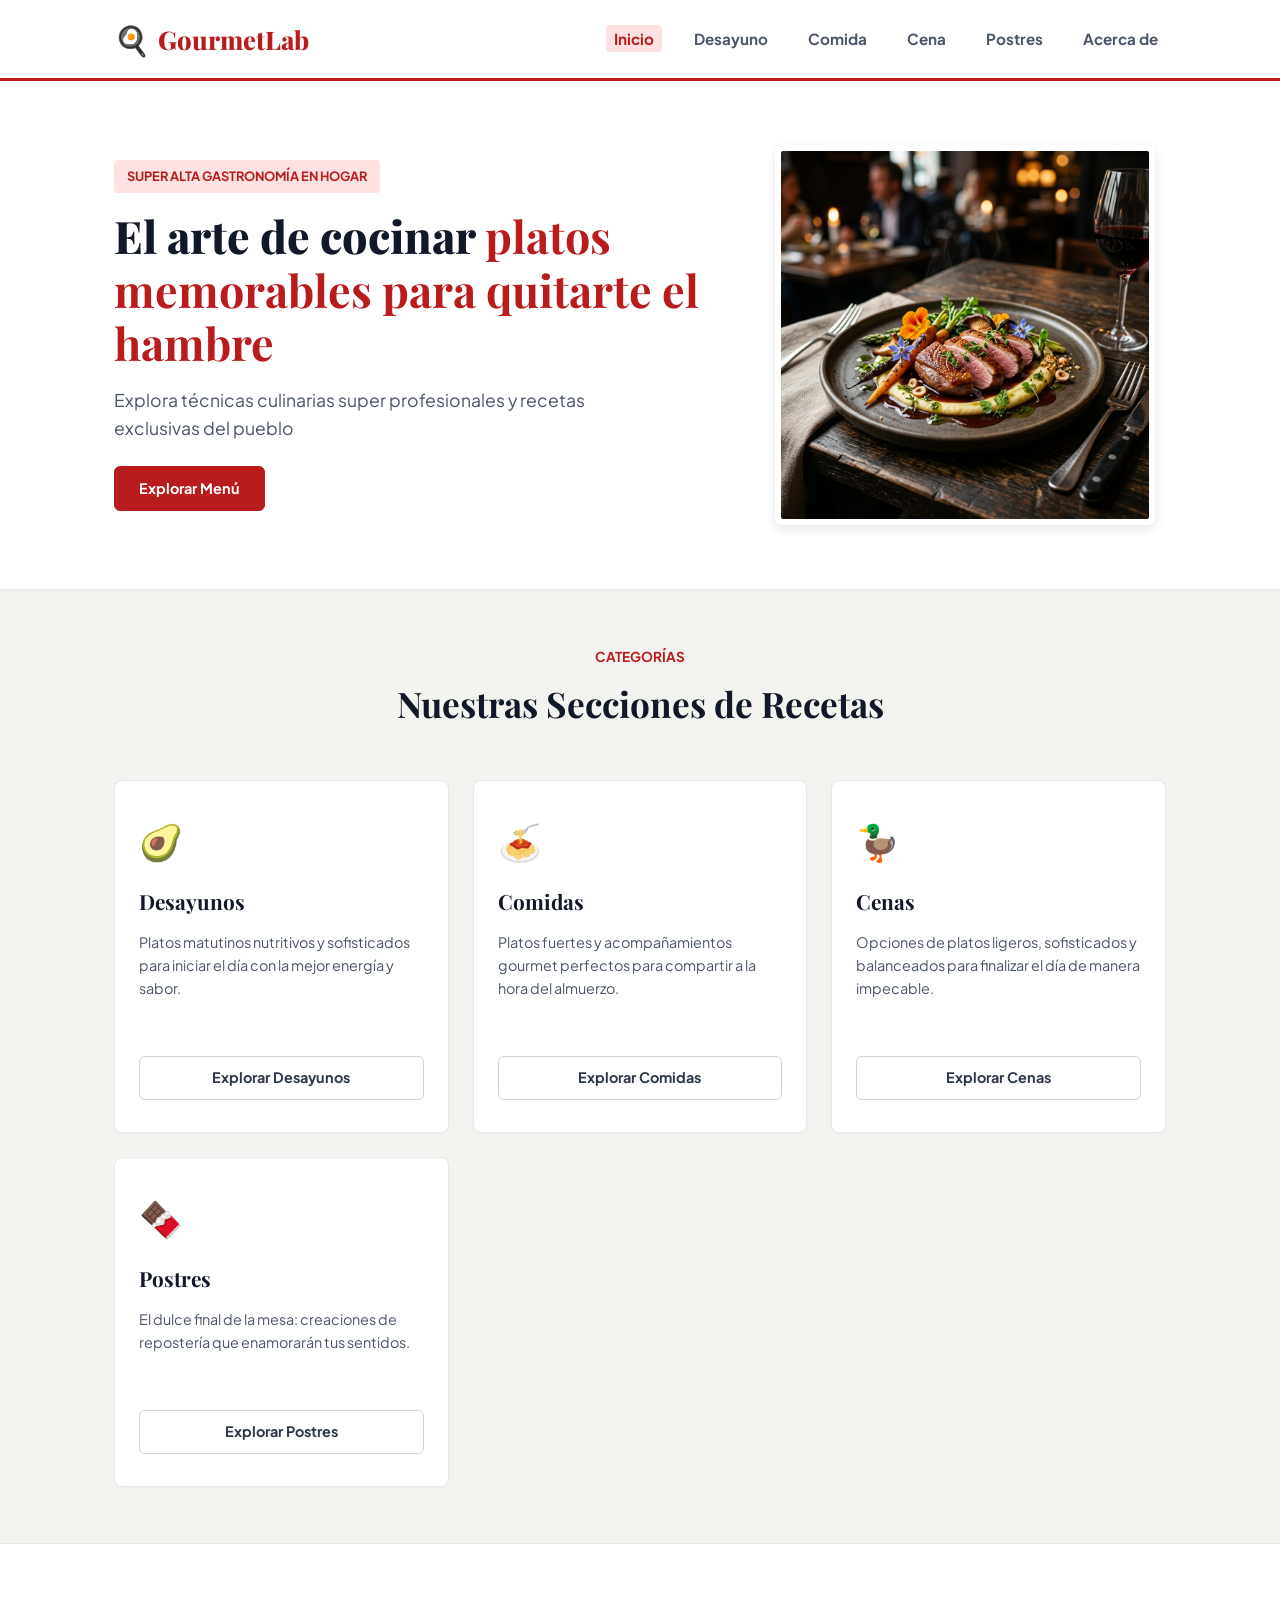
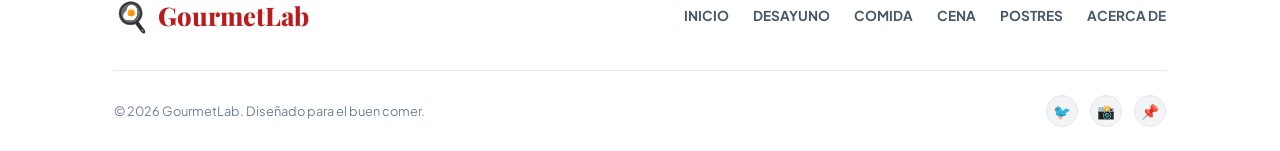
<file: index.html>
<!DOCTYPE html>
<html lang="es">
<head>
  <meta charset="UTF-8">
  <meta name="viewport" content="width=device-width, initial-scale=1.0">
  

  <!-- Fuentes -->
  <link rel="preconnect" href="https://fonts.googleapis.com">
  <link rel="preconnect" href="https://fonts.gstatic.com" crossorigin>
  <link href="https://fonts.googleapis.com/css2?family=Plus+Jakarta+Sans:ital,wght@0,300;0,400;0,500;0,600;0,700;0,800;1,400;1,600&family=Playfair+Display:ital,wght@0,400;0,600;0,700;0,800;1,400&display=swap" rel="stylesheet">
  
  <!-- Hojas de estilo -->
  <link rel="stylesheet" href="style.css">
</head>
<body>
  <!-- ENCABEZADO Y NAVEGACIÓN -->
  <header class="header" id="header">
    <div class="container nav-container">
      <a href="index.html" class="logo" id="nav-logo" aria-label="GourmetLab Home">
        <span class="logo-icon" aria-hidden="true">🍳</span>
        <span>GourmetLab</span>
      </a>
      
      <!-- Enlaces de navegación principales para las secciones de cocina -->
      <nav aria-label="Categorías de Recetas">
        <ul class="nav-menu" id="nav-menu">
          <li><a href="index.html" class="nav-link active" id="link-inicio">Inicio</a></li>
          <li><a href="desayuno.html" class="nav-link" id="link-desayuno">Desayuno</a></li>
          <li><a href="comida.html" class="nav-link" id="link-comida">Comida</a></li>
          <li><a href="cena.html" class="nav-link" id="link-cena">Cena</a></li>
          <li><a href="postres.html" class="nav-link" id="link-postres">Postres</a></li>
          <li><a href="acerca.html" class="nav-link" id="link-acerca">Acerca de</a></li>
        </ul>
      </nav>
      
    </div>
  </header>

  <main>
    <!-- SECCIÓN HERO / PORTADA -->
    <section class="hero section" id="inicio">
      <div class="container hero-grid">
        <div class="hero-content">
          <div class="hero-tag">SUPER ALTA GASTRONOMÍA EN HOGAR</div>
          <h1 class="hero-title" style="font-family: 'Playfair Display', serif;">El arte de cocinar <span class="gradient-text">platos memorables para quitarte el hambre</span></h1>
          <p class="hero-desc">
            Explora técnicas culinarias super profesionales y recetas exclusivas del pueblo  
          </p>
          <div class="hero-actions">
            <a href="#categorias" class="btn btn-primary" id="hero-btn-primary">Explorar Menú</a>
          </div>
        </div>
        <div class="hero-visual">
          <div class="visual-canvas">
            <div class="visual-glow"></div>
            <!-- Fotografía culinaria gourmet -->
            <img src="recipe_hero.png" alt="Plato gourmet elegantemente emplatado por chef profesional" class="visual-img" id="hero-image">
          </div>
        </div>
      </div>
    </section>

    <!-- CUADRÍCULA DE CATEGORÍAS / SECCIONES -->
    <section class="section" id="categorias" style="border-top: 1px solid var(--glass-border); background-color: var(--bg-secondary);">
      <div class="container">
        <div class="section-header">
          <span class="section-subtitle">Categorías</span>
          <h2 class="section-title" style="font-family: 'Playfair Display', serif;">Nuestras Secciones de Recetas</h2>
        </div>
        
        <div class="features-grid">
          <!-- Tarjeta de enlace a Desayuno -->
          <article class="feature-card" id="cat-desayuno">
            <div>
              <div class="feature-icon-wrapper" aria-hidden="true">🥑</div>
              <h3 class="feature-title">Desayunos</h3>
              <p class="feature-desc">Platos matutinos nutritivos y sofisticados para iniciar el día con la mejor energía y sabor.</p>
            </div>
            <a href="desayuno.html" class="btn btn-secondary" style="margin-top: 2rem; width: 100%;">Explorar Desayunos</a>
          </article>
          
          <!-- Tarjeta de enlace a Comida -->
          <article class="feature-card" id="cat-comida">
            <div>
              <div class="feature-icon-wrapper" aria-hidden="true">🍝</div>
              <h3 class="feature-title">Comidas</h3>
              <p class="feature-desc">Platos fuertes y acompañamientos gourmet perfectos para compartir a la hora del almuerzo.</p>
            </div>
            <a href="comida.html" class="btn btn-secondary" style="margin-top: 2rem; width: 100%;">Explorar Comidas</a>
          </article>
          
          <!-- Tarjeta de enlace a Cena -->
          <article class="feature-card" id="cat-cena">
            <div>
              <div class="feature-icon-wrapper" aria-hidden="true">🦆</div>
              <h3 class="feature-title">Cenas</h3>
              <p class="feature-desc">Opciones de platos ligeros, sofisticados y balanceados para finalizar el día de manera impecable.</p>
            </div>
            <a href="cena.html" class="btn btn-secondary" style="margin-top: 2rem; width: 100%;">Explorar Cenas</a>
          </article>
          
          <!-- Tarjeta de enlace a Postres -->
          <article class="feature-card" id="cat-postres">
            <div>
              <div class="feature-icon-wrapper" aria-hidden="true">🍫</div>
              <h3 class="feature-title">Postres</h3>
              <p class="feature-desc">El dulce final de la mesa: creaciones de repostería que enamorarán tus sentidos.</p>
            </div>
            <a href="postres.html" class="btn btn-secondary" style="margin-top: 2rem; width: 100%;">Explorar Postres</a>
          </article>
        </div>
      </div>
    </section>
  </main>

  <!-- PIE DE PÁGINA -->
  <footer class="footer">
    <div class="container">
      <div class="footer-content">
        <a href="index.html" class="logo" id="footer-logo" aria-label="GourmetLab Home">
          <span class="logo-icon" aria-hidden="true">🍳</span>
          <span>GourmetLab</span>
        </a>
        <ul class="footer-nav">
          <li><a href="index.html" class="footer-link">Inicio</a></li>
          <li><a href="desayuno.html" class="footer-link">Desayuno</a></li>
          <li><a href="comida.html" class="footer-link">Comida</a></li>
          <li><a href="cena.html" class="footer-link">Cena</a></li>
          <li><a href="postres.html" class="footer-link">Postres</a></li>
          <li><a href="acerca.html" class="footer-link">Acerca de</a></li>
        </ul>
      </div>
      
      <div class="footer-bottom">
        <p>&copy; 2026 GourmetLab. Diseñado para el buen comer.</p>
        <div class="social-links">
          <a href="#" class="social-icon" aria-label="Twitter">🐦</a>
          <a href="#" class="social-icon" aria-label="Instagram">📸</a>
          <a href="#" class="social-icon" aria-label="Pinterest">📌</a>
        </div>
      </div>
    </div>
  </footer>
</body>
</html>
</file>
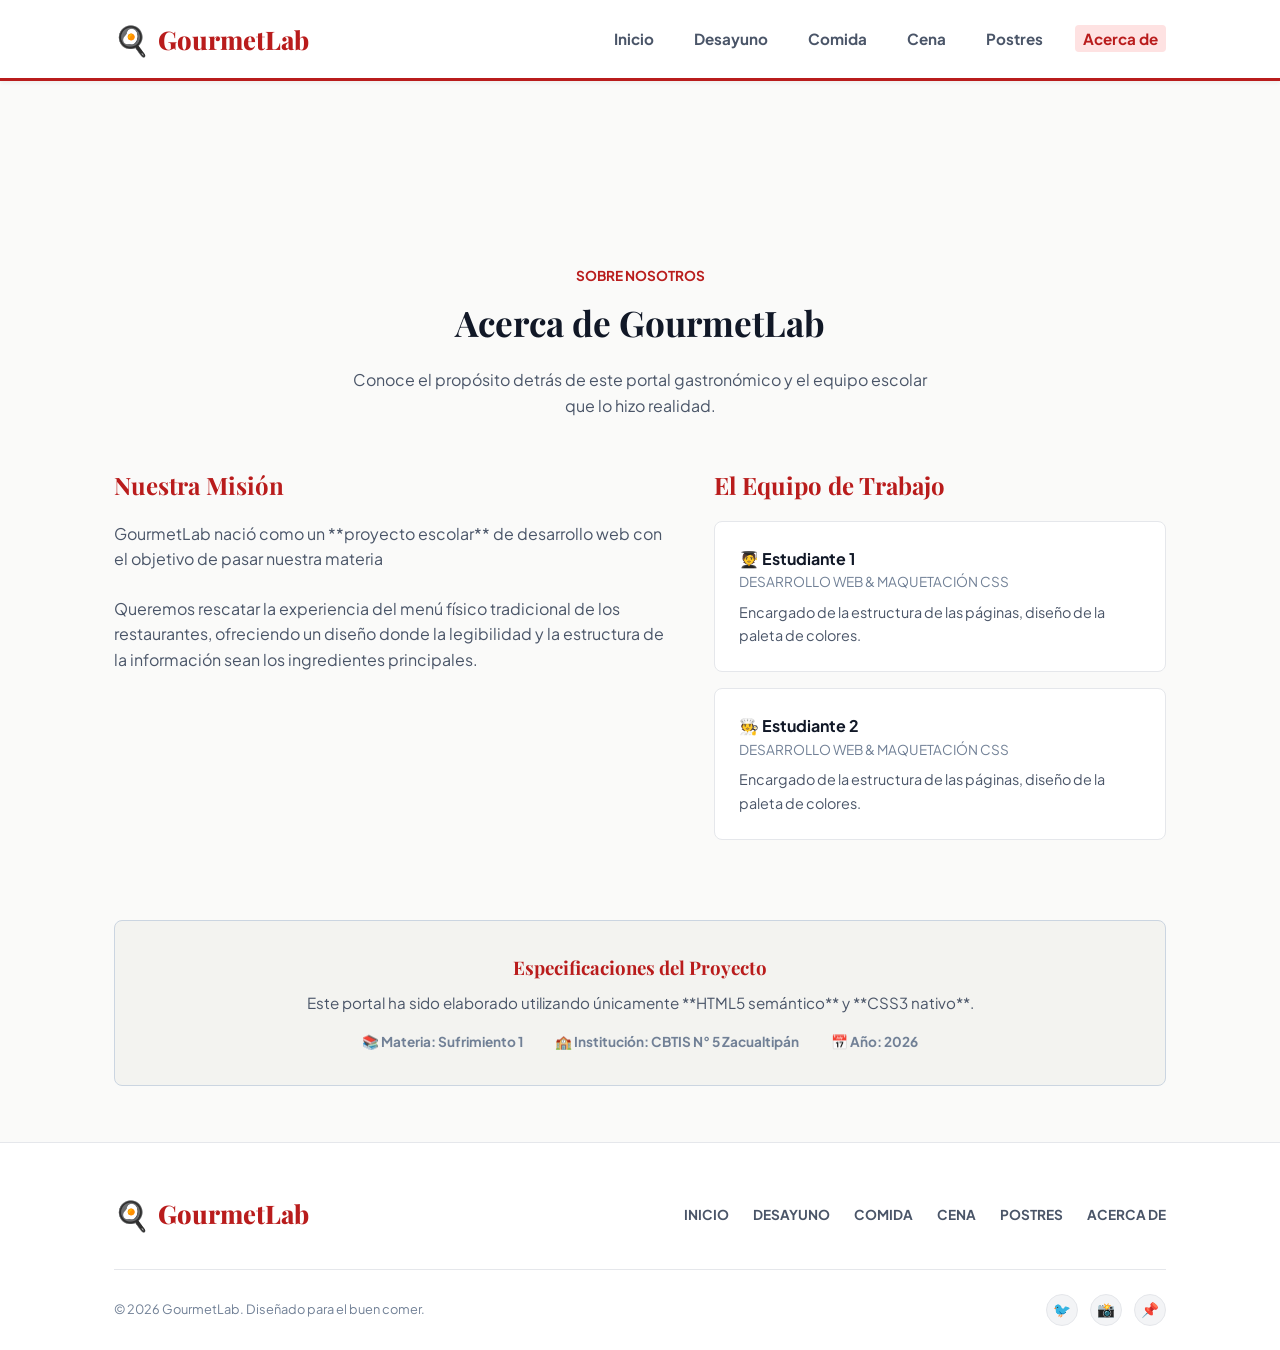
<file: acerca.html>
<!DOCTYPE html>
<html lang="es">
<head>
  <meta charset="UTF-8">
  <meta name="viewport" content="width=device-width, initial-scale=1.0">
  
  <!-- Etiquetas Meta SEO -->
  <title>Acerca de | GourmetLab</title>
  <meta name="description" content="Conoce más sobre GourmetLab, un proyecto escolar de gastronomía y desarrollo web.">
  <meta name="keywords" content="acerca de, equipo, GourmetLab, gastronomía, proyecto escolar">
  <meta name="author" content="GourmetLab">
  
  <!-- Fuentes -->
  <link rel="preconnect" href="https://fonts.googleapis.com">
  <link rel="preconnect" href="https://fonts.gstatic.com" crossorigin>
  <link href="https://fonts.googleapis.com/css2?family=Plus+Jakarta+Sans:ital,wght@0,300;0,400;0,500;0,600;0,700;0,800;1,400;1,600&family=Playfair+Display:ital,wght@0,400;0,600;0,700;0,800;1,400&display=swap" rel="stylesheet">
  
  <!-- Hojas de estilo -->
  <link rel="stylesheet" href="style.css">
</head>
<body>

  <!-- ENCABEZADO Y NAVEGACIÓN -->
  <header class="header" id="header">
    <div class="container nav-container">
      <a href="index.html" class="logo" id="nav-logo" aria-label="GourmetLab Home">
        <span class="logo-icon" aria-hidden="true">🍳</span>
        <span>GourmetLab</span>
      </a>
      
      <!-- Enlaces de navegación principal para secciones de cocina -->
      <nav aria-label="Categorías de Recetas">
        <ul class="nav-menu" id="nav-menu">
          <li><a href="index.html" class="nav-link" id="link-inicio">Inicio</a></li>
          <li><a href="desayuno.html" class="nav-link" id="link-desayuno">Desayuno</a></li>
          <li><a href="comida.html" class="nav-link" id="link-comida">Comida</a></li>
          <li><a href="cena.html" class="nav-link" id="link-cena">Cena</a></li>
          <li><a href="postres.html" class="nav-link" id="link-postres">Postres</a></li>
          <li><a href="acerca.html" class="nav-link active" id="link-acerca">Acerca de</a></li>
        </ul>
      </nav>
    </div>
  </header>

  <main style="padding-top: 8rem;">
    <!-- SECCIÓN ACERCA DE -->
    <section class="section" id="acerca-de">
      <div class="container">
        <div class="section-header">
          <span class="section-subtitle">Sobre Nosotros</span>
          <h1 class="section-title" style="font-family: 'Playfair Display', serif;">Acerca de GourmetLab</h1>
          <p style="color: var(--text-secondary); margin-top: 1rem;">Conoce el propósito detrás de este portal gastronómico y el equipo escolar que lo hizo realidad.</p>
        </div>
        
        <div class="about-grid">
          <div>
            <h2 style="font-family: 'Playfair Display', serif; color: var(--accent-primary); margin-bottom: 1rem;">Nuestra Misión</h2>
            <p style="color: var(--text-secondary); margin-bottom: 1.5rem;">
              GourmetLab nació como un **proyecto escolar** de desarrollo web con el objetivo de pasar nuestra materia
            </p>
            <p style="color: var(--text-secondary); margin-bottom: 1.5rem;">
              Queremos rescatar la experiencia del menú físico tradicional de los restaurantes, ofreciendo un diseño donde la legibilidad y la estructura de la información sean los ingredientes principales.
            </p>
          </div>
          <div>
            <h2 style="font-family: 'Playfair Display', serif; color: var(--accent-primary); margin-bottom: 1rem;">El Equipo de Trabajo</h2>
            <div class="about-card">
              <h4>🧑‍🎓 Estudiante 1</h4>
              <p class="about-card-tag">Desarrollo Web & Maquetación CSS</p>
              <p class="about-card-desc">Encargado de la estructura de las páginas, diseño de la paleta de colores.</p>
            </div>
            <div class="about-card">
              <h4>🧑‍🍳 Estudiante 2</h4>
              <p class="about-card-tag">Desarrollo Web & Maquetación CSS</p>
              <p class="about-card-desc">Encargado de la estructura de las páginas, diseño de la paleta de colores.</p>
            </div>
          </div>
        </div>

        <div class="about-specs">
          <h3 style="font-family: 'Playfair Display', serif; color: var(--accent-primary); margin-bottom: 0.5rem;">Especificaciones del Proyecto</h3>
          <p>
            Este portal ha sido elaborado utilizando únicamente **HTML5 semántico** y **CSS3 nativo**. 
          </p>
          <div class="about-specs-meta">
            <span>📚 Materia: Sufrimiento 1</span>
            <span>🏫 Institución: CBTIS N° 5 Zacualtipán</span>
            <span>📅 Año: 2026</span>
          </div>
        </div>
      </div>
    </section>
  </main>

  <!-- PIE DE PÁGINA -->
  <footer class="footer">
    <div class="container">
      <div class="footer-content">
        <a href="index.html" class="logo" id="footer-logo" aria-label="GourmetLab Home">
          <span class="logo-icon" aria-hidden="true">🍳</span>
          <span>GourmetLab</span>
        </a>
        <ul class="footer-nav">
          <li><a href="index.html" class="footer-link">Inicio</a></li>
          <li><a href="desayuno.html" class="footer-link">Desayuno</a></li>
          <li><a href="comida.html" class="footer-link">Comida</a></li>
          <li><a href="cena.html" class="footer-link">Cena</a></li>
          <li><a href="postres.html" class="footer-link">Postres</a></li>
          <li><a href="acerca.html" class="footer-link">Acerca de</a></li>
        </ul>
      </div>
      
      <div class="footer-bottom">
        <p>&copy; 2026 GourmetLab. Diseñado para el buen comer.</p>
        <div class="social-links">
          <a href="#" class="social-icon" aria-label="Twitter">🐦</a>
          <a href="#" class="social-icon" aria-label="Instagram">📸</a>
          <a href="#" class="social-icon" aria-label="Pinterest">📌</a>
        </div>
      </div>
    </div>
  </footer>

</body>
</html>
</file>
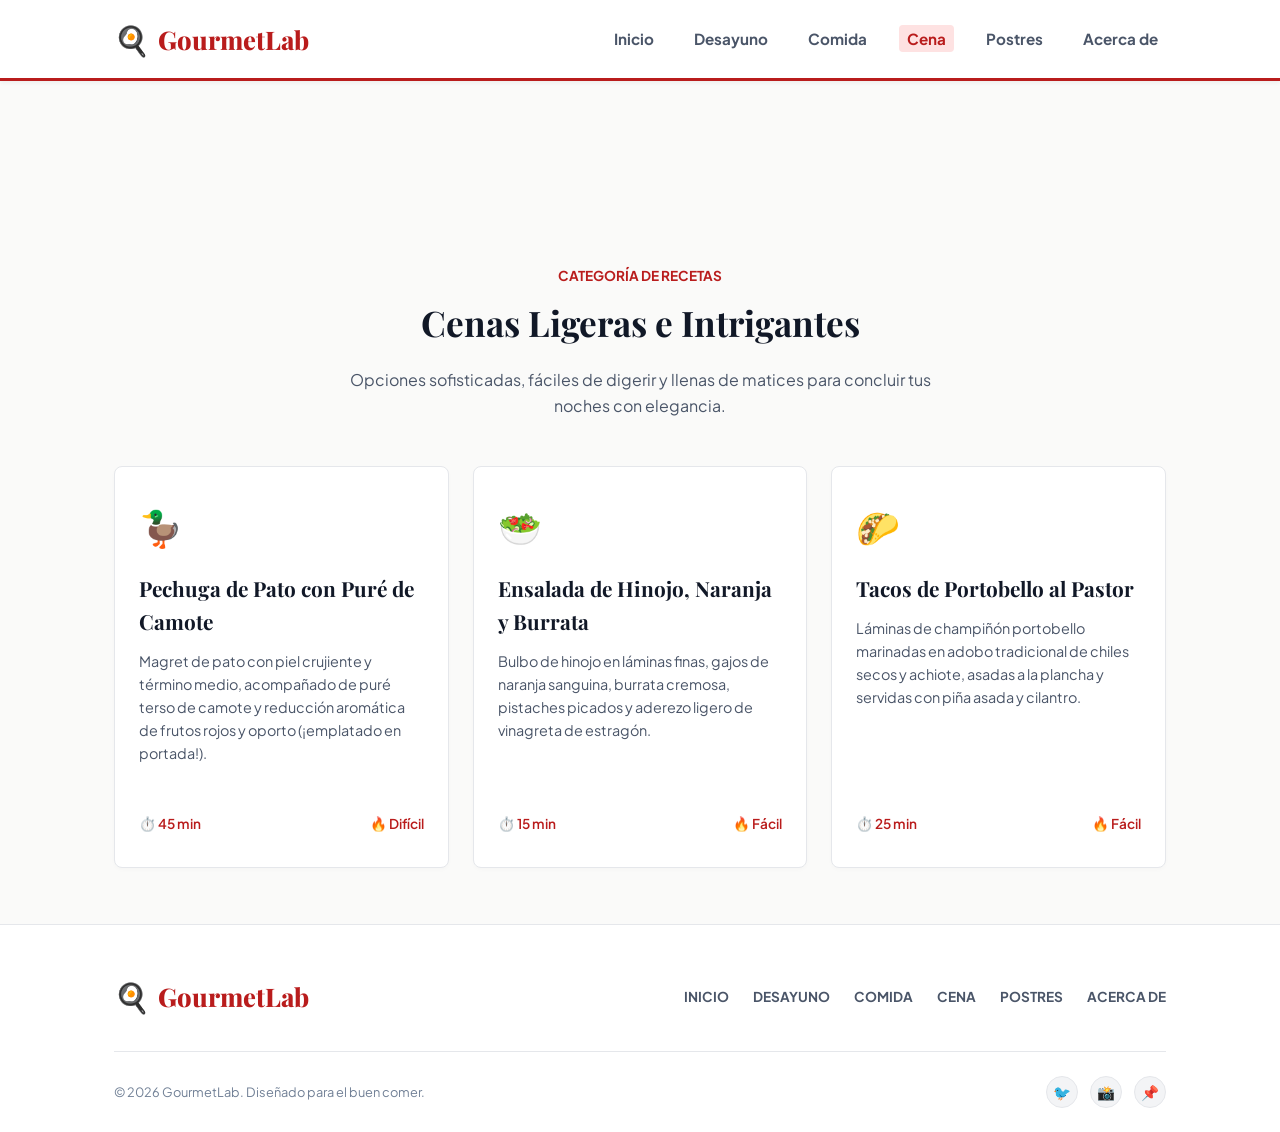
<file: cena.html>
<!DOCTYPE html>
<html lang="es">
<head>
  <meta charset="UTF-8">
  <meta name="viewport" content="width=device-width, initial-scale=1.0">
  
  <!-- Fuentes -->
  <link rel="preconnect" href="https://fonts.googleapis.com">
  <link rel="preconnect" href="https://fonts.gstatic.com" crossorigin>
  <link href="https://fonts.googleapis.com/css2?family=Plus+Jakarta+Sans:ital,wght@0,300;0,400;0,500;0,600;0,700;0,800;1,400;1,600&family=Playfair+Display:ital,wght@0,400;0,600;0,700;0,800;1,400&display=swap" rel="stylesheet">
  
  <!-- Hojas de estilo -->
  <link rel="stylesheet" href="style.css">
</head>
<body>

  <!-- ENCABEZADO Y NAVEGACIÓN -->
  <header class="header" id="header">
    <div class="container nav-container">
      <a href="index.html" class="logo" id="nav-logo" aria-label="GourmetLab Home">
        <span class="logo-icon" aria-hidden="true">🍳</span>
        <span>GourmetLab</span>
      </a>
      
      <!-- Enlaces de navegación principal para secciones de cocina -->
      <nav aria-label="Categorías de Recetas">
        <ul class="nav-menu" id="nav-menu">
          <li><a href="index.html" class="nav-link" id="link-inicio">Inicio</a></li>
          <li><a href="desayuno.html" class="nav-link" id="link-desayuno">Desayuno</a></li>
          <li><a href="comida.html" class="nav-link" id="link-comida">Comida</a></li>
          <li><a href="cena.html" class="nav-link active" id="link-cena">Cena</a></li>
          <li><a href="postres.html" class="nav-link" id="link-postres">Postres</a></li>
          <li><a href="acerca.html" class="nav-link" id="link-acerca">Acerca de</a></li>
        </ul>
      </nav>
    </div>
  </header>

  <main style="padding-top: 8rem;">
    <!-- SECCIÓN CENA -->
    <section class="section" id="cena">
      <div class="container">
        <div class="section-header">
          <span class="section-subtitle">Categoría de Recetas</span>
          <h1 class="section-title" style="font-family: 'Playfair Display', serif;">Cenas Ligeras e Intrigantes</h1>
          <p style="color: var(--text-secondary); margin-top: 1rem;">Opciones sofisticadas, fáciles de digerir y llenas de matices para concluir tus noches con elegancia.</p>
        </div>
        
        <div class="features-grid">
          <!-- Receta 1 -->
          <article class="feature-card" id="recipe-cena-1">
            <div class="feature-icon-wrapper" aria-hidden="true">🦆</div>
            <h3 class="feature-title">Pechuga de Pato con Puré de Camote</h3>
            <p class="feature-desc">Magret de pato con piel crujiente y término medio, acompañado de puré terso de camote y reducción aromática de frutos rojos y oporto (¡emplatado en portada!).</p>
            <div style="margin-top: 1.5rem; display: flex; justify-content: space-between; font-size: 0.85rem; color: var(--accent-primary); font-weight: 600;">
              <span>⏱️ 45 min</span>
              <span>🔥 Difícil</span>
            </div>
          </article>
          
          <!-- Receta 2 -->
          <article class="feature-card" id="recipe-cena-2">
            <div class="feature-icon-wrapper" aria-hidden="true">🥗</div>
            <h3 class="feature-title">Ensalada de Hinojo, Naranja y Burrata</h3>
            <p class="feature-desc">Bulbo de hinojo en láminas finas, gajos de naranja sanguina, burrata cremosa, pistaches picados y aderezo ligero de vinagreta de estragón.</p>
            <div style="margin-top: 1.5rem; display: flex; justify-content: space-between; font-size: 0.85rem; color: var(--accent-primary); font-weight: 600;">
              <span>⏱️ 15 min</span>
              <span>🔥 Fácil</span>
            </div>
          </article>
          
          <!-- Receta 3 -->
          <article class="feature-card" id="recipe-cena-3">
            <div class="feature-icon-wrapper" aria-hidden="true">🌮</div>
            <h3 class="feature-title">Tacos de Portobello al Pastor</h3>
            <p class="feature-desc">Láminas de champiñón portobello marinadas en adobo tradicional de chiles secos y achiote, asadas a la plancha y servidas con piña asada y cilantro.</p>
            <div style="margin-top: 1.5rem; display: flex; justify-content: space-between; font-size: 0.85rem; color: var(--accent-primary); font-weight: 600;">
              <span>⏱️ 25 min</span>
              <span>🔥 Fácil</span>
            </div>
          </article>
        </div>
      </div>
    </section>
  </main>

  <!-- PIE DE PÁGINA -->
  <footer class="footer">
    <div class="container">
      <div class="footer-content">
        <a href="index.html" class="logo" id="footer-logo" aria-label="GourmetLab Home">
          <span class="logo-icon" aria-hidden="true">🍳</span>
          <span>GourmetLab</span>
        </a>
        <ul class="footer-nav">
          <li><a href="index.html" class="footer-link">Inicio</a></li>
          <li><a href="desayuno.html" class="footer-link">Desayuno</a></li>
          <li><a href="comida.html" class="footer-link">Comida</a></li>
          <li><a href="cena.html" class="footer-link">Cena</a></li>
          <li><a href="postres.html" class="footer-link">Postres</a></li>
          <li><a href="acerca.html" class="footer-link">Acerca de</a></li>
        </ul>
      </div>
      
      <div class="footer-bottom">
        <p>&copy; 2026 GourmetLab. Diseñado para el buen comer.</p>
        <div class="social-links">
          <a href="#" class="social-icon" aria-label="Twitter">🐦</a>
          <a href="#" class="social-icon" aria-label="Instagram">📸</a>
          <a href="#" class="social-icon" aria-label="Pinterest">📌</a>
        </div>
      </div>
    </div>
  </footer>

</body>
</html>
</file>
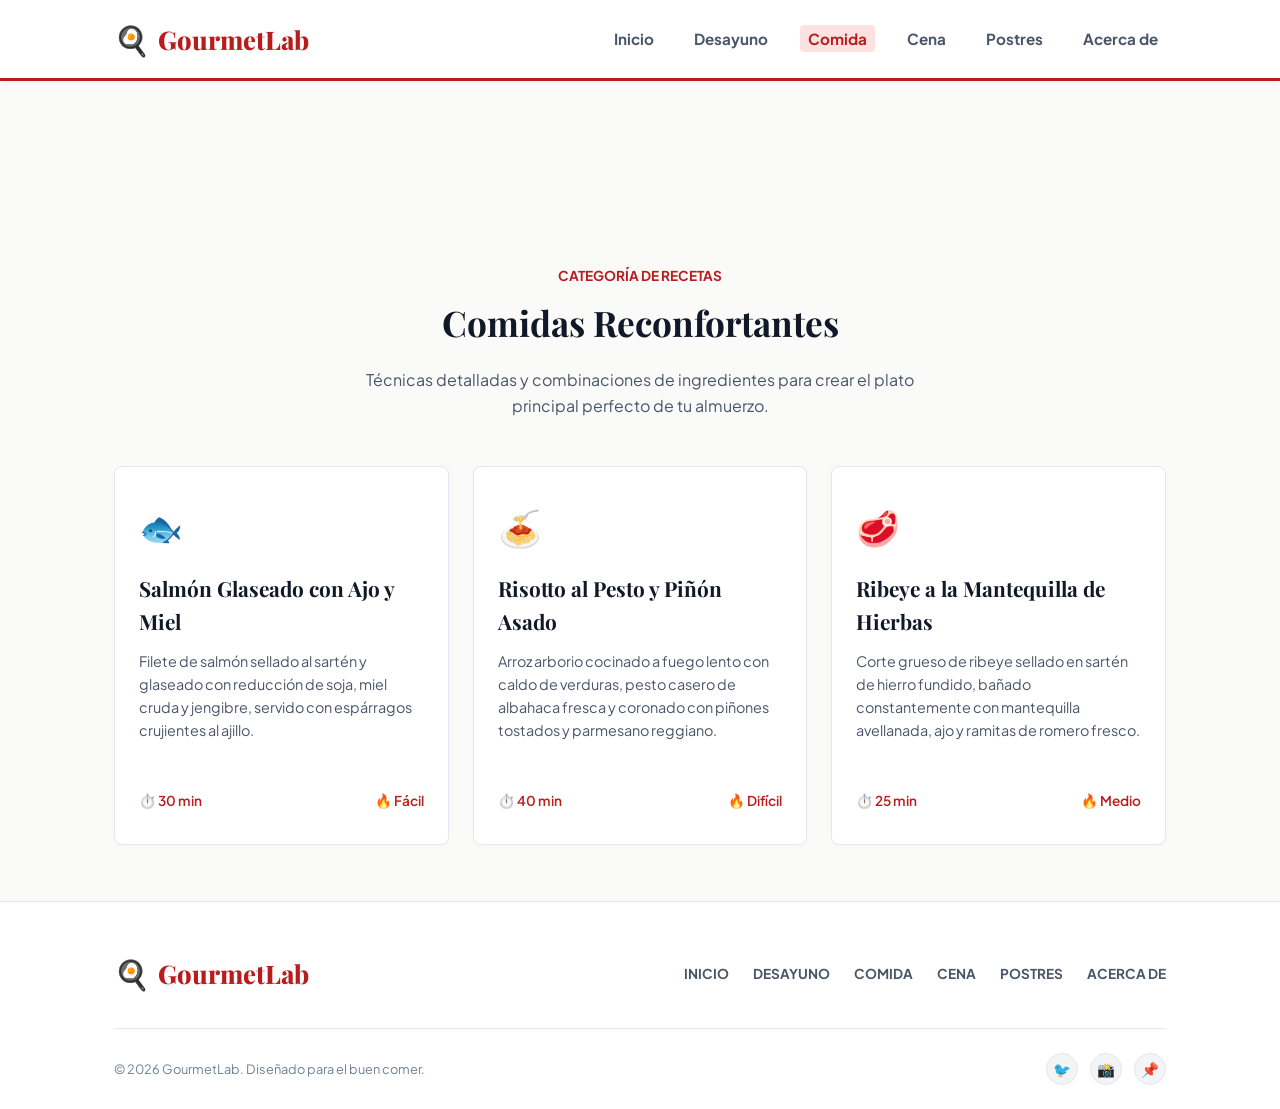
<file: comida.html>
<!DOCTYPE html>
<html lang="es">
<head>
  <meta charset="UTF-8">
  <meta name="viewport" content="width=device-width, initial-scale=1.0">
  

  <!-- Fuentes -->
  <link rel="preconnect" href="https://fonts.googleapis.com">
  <link rel="preconnect" href="https://fonts.gstatic.com" crossorigin>
  <link href="https://fonts.googleapis.com/css2?family=Plus+Jakarta+Sans:ital,wght@0,300;0,400;0,500;0,600;0,700;0,800;1,400;1,600&family=Playfair+Display:ital,wght@0,400;0,600;0,700;0,800;1,400&display=swap" rel="stylesheet">
  
  <!-- Hojas de estilo -->
  <link rel="stylesheet" href="style.css">
</head>
<body>

  <!-- ENCABEZADO Y NAVEGACIÓN -->
  <header class="header" id="header">
    <div class="container nav-container">
      <a href="index.html" class="logo" id="nav-logo" aria-label="GourmetLab Home">
        <span class="logo-icon" aria-hidden="true">🍳</span>
        <span>GourmetLab</span>
      </a>
      
      <!-- Enlaces de navegación principal para secciones de cocina -->
      <nav aria-label="Categorías de Recetas">
        <ul class="nav-menu" id="nav-menu">
          <li><a href="index.html" class="nav-link" id="link-inicio">Inicio</a></li>
          <li><a href="desayuno.html" class="nav-link" id="link-desayuno">Desayuno</a></li>
          <li><a href="comida.html" class="nav-link active" id="link-comida">Comida</a></li>
          <li><a href="cena.html" class="nav-link" id="link-cena">Cena</a></li>
          <li><a href="postres.html" class="nav-link" id="link-postres">Postres</a></li>
          <li><a href="acerca.html" class="nav-link" id="link-acerca">Acerca de</a></li>
        </ul>
      </nav>
    </div>
  </header>

  <main style="padding-top: 8rem;">
    <!-- SECCIÓN COMIDA -->
    <section class="section" id="comida">
      <div class="container">
        <div class="section-header">
          <span class="section-subtitle">Categoría de Recetas</span>
          <h1 class="section-title" style="font-family: 'Playfair Display', serif;">Comidas Reconfortantes</h1>
          <p style="color: var(--text-secondary); margin-top: 1rem;">Técnicas detalladas y combinaciones de ingredientes para crear el plato principal perfecto de tu almuerzo.</p>
        </div>
        
        <div class="features-grid">
          <!-- Receta 1 -->
          <article class="feature-card" id="recipe-comida-1">
            <div class="feature-icon-wrapper" aria-hidden="true">🐟</div>
            <h3 class="feature-title">Salmón Glaseado con Ajo y Miel</h3>
            <p class="feature-desc">Filete de salmón sellado al sartén y glaseado con reducción de soja, miel cruda y jengibre, servido con espárragos crujientes al ajillo.</p>
            <div style="margin-top: 1.5rem; display: flex; justify-content: space-between; font-size: 0.85rem; color: var(--accent-primary); font-weight: 600;">
              <span>⏱️ 30 min</span>
              <span>🔥 Fácil</span>
            </div>
          </article>
          
          <!-- Receta 2 -->
          <article class="feature-card" id="recipe-comida-2">
            <div class="feature-icon-wrapper" aria-hidden="true">🍝</div>
            <h3 class="feature-title">Risotto al Pesto y Piñón Asado</h3>
            <p class="feature-desc">Arroz arborio cocinado a fuego lento con caldo de verduras, pesto casero de albahaca fresca y coronado con piñones tostados y parmesano reggiano.</p>
            <div style="margin-top: 1.5rem; display: flex; justify-content: space-between; font-size: 0.85rem; color: var(--accent-primary); font-weight: 600;">
              <span>⏱️ 40 min</span>
              <span>🔥 Difícil</span>
            </div>
          </article>
          
          <!-- Receta 3 -->
          <article class="feature-card" id="recipe-comida-3">
            <div class="feature-icon-wrapper" aria-hidden="true">🥩</div>
            <h3 class="feature-title">Ribeye a la Mantequilla de Hierbas</h3>
            <p class="feature-desc">Corte grueso de ribeye sellado en sartén de hierro fundido, bañado constantemente con mantequilla avellanada, ajo y ramitas de romero fresco.</p>
            <div style="margin-top: 1.5rem; display: flex; justify-content: space-between; font-size: 0.85rem; color: var(--accent-primary); font-weight: 600;">
              <span>⏱️ 25 min</span>
              <span>🔥 Medio</span>
            </div>
          </article>
        </div>
      </div>
    </section>
  </main>

  <!-- PIE DE PÁGINA -->
  <footer class="footer">
    <div class="container">
      <div class="footer-content">
        <a href="index.html" class="logo" id="footer-logo" aria-label="GourmetLab Home">
          <span class="logo-icon" aria-hidden="true">🍳</span>
          <span>GourmetLab</span>
        </a>
        <ul class="footer-nav">
          <li><a href="index.html" class="footer-link">Inicio</a></li>
          <li><a href="desayuno.html" class="footer-link">Desayuno</a></li>
          <li><a href="comida.html" class="footer-link">Comida</a></li>
          <li><a href="cena.html" class="footer-link">Cena</a></li>
          <li><a href="postres.html" class="footer-link">Postres</a></li>
          <li><a href="acerca.html" class="footer-link">Acerca de</a></li>
        </ul>
      </div>
      
      <div class="footer-bottom">
        <p>&copy; 2026 GourmetLab. Diseñado para el buen comer.</p>
        <div class="social-links">
          <a href="#" class="social-icon" aria-label="Twitter">🐦</a>
          <a href="#" class="social-icon" aria-label="Instagram">📸</a>
          <a href="#" class="social-icon" aria-label="Pinterest">📌</a>
        </div>
      </div>
    </div>
  </footer>

</body>
</html>
</file>
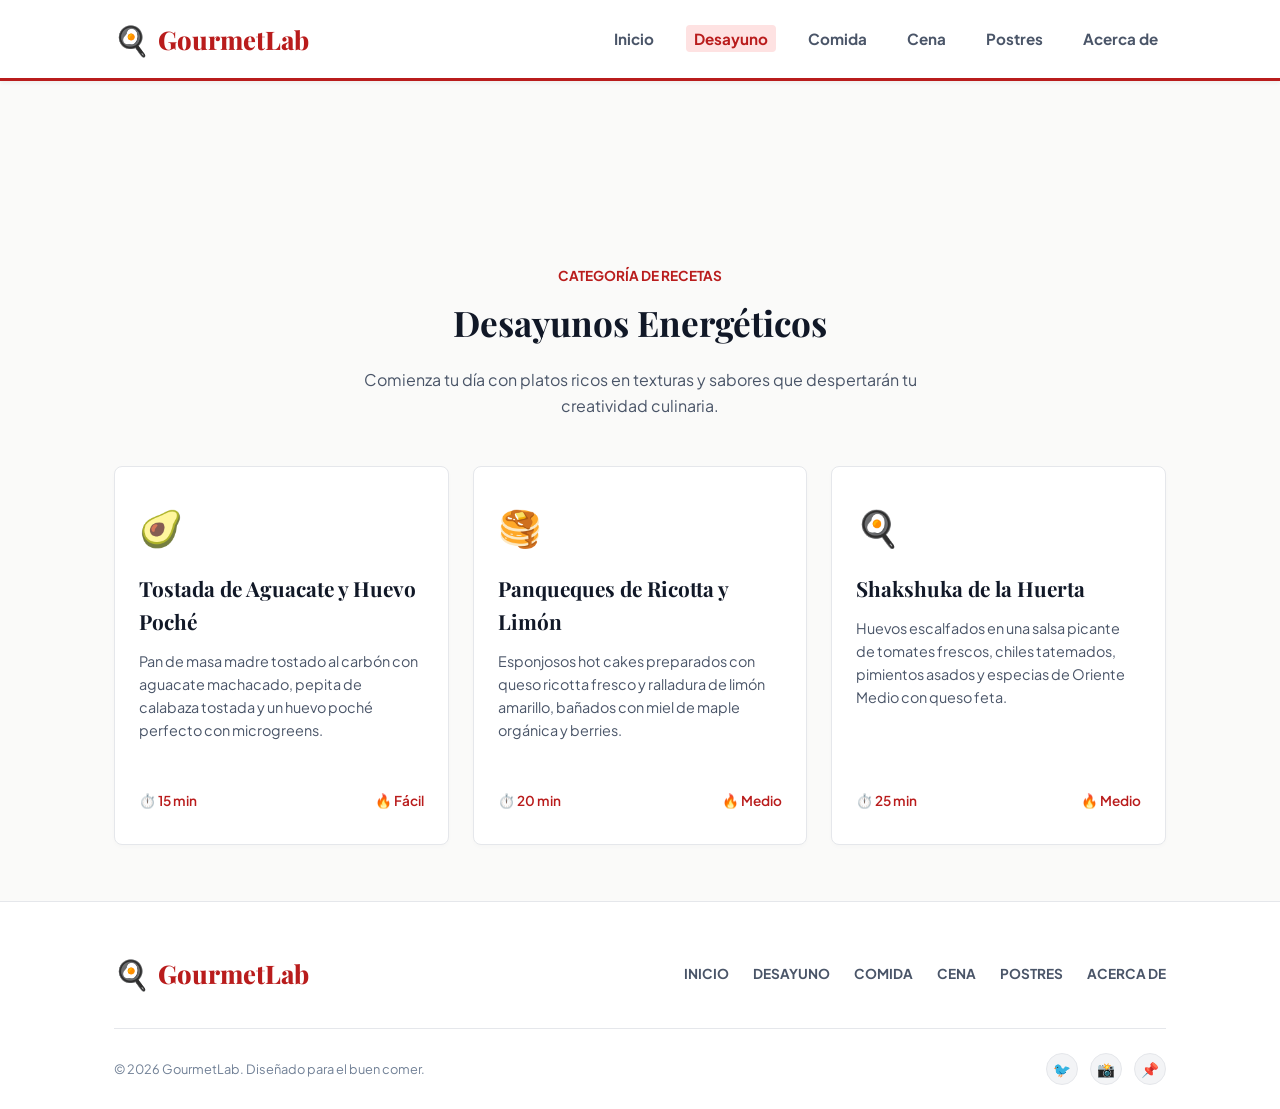
<file: desayuno.html>
<!DOCTYPE html>
<html lang="es">
<head>
  <meta charset="UTF-8">
  <meta name="viewport" content="width=device-width, initial-scale=1.0">
  
  
  <!-- Fuentes -->
  <link rel="preconnect" href="https://fonts.googleapis.com">
  <link rel="preconnect" href="https://fonts.gstatic.com" crossorigin>
  <link href="https://fonts.googleapis.com/css2?family=Plus+Jakarta+Sans:ital,wght@0,300;0,400;0,500;0,600;0,700;0,800;1,400;1,600&family=Playfair+Display:ital,wght@0,400;0,600;0,700;0,800;1,400&display=swap" rel="stylesheet">
  
  <!-- Hojas de estilo -->
  <link rel="stylesheet" href="style.css">
</head>
<body>

  <!-- ENCABEZADO Y NAVEGACIÓN -->
  <header class="header" id="header">
    <div class="container nav-container">
      <a href="index.html" class="logo" id="nav-logo" aria-label="GourmetLab Home">
        <span class="logo-icon" aria-hidden="true">🍳</span>
        <span>GourmetLab</span>
      </a>
      
      <!-- Enlaces de navegación principal para secciones de cocina -->
      <nav aria-label="Categorías de Recetas">
        <ul class="nav-menu" id="nav-menu">
          <li><a href="index.html" class="nav-link" id="link-inicio">Inicio</a></li>
          <li><a href="desayuno.html" class="nav-link active" id="link-desayuno">Desayuno</a></li>
          <li><a href="comida.html" class="nav-link" id="link-comida">Comida</a></li>
          <li><a href="cena.html" class="nav-link" id="link-cena">Cena</a></li>
          <li><a href="postres.html" class="nav-link" id="link-postres">Postres</a></li>
          <li><a href="acerca.html" class="nav-link" id="link-acerca">Acerca de</a></li>
        </ul>
      </nav>
    </div>
  </header>

  <main style="padding-top: 8rem;">
    <!-- SECCIÓN DESAYUNO -->
    <section class="section" id="desayuno">
      <div class="container">
        <div class="section-header">
          <span class="section-subtitle">Categoría de Recetas</span>
          <h1 class="section-title" style="font-family: 'Playfair Display', serif;">Desayunos Energéticos</h1>
          <p style="color: var(--text-secondary); margin-top: 1rem;">Comienza tu día con platos ricos en texturas y sabores que despertarán tu creatividad culinaria.</p>
        </div>
        
        <div class="features-grid">
          <!-- Receta 1 -->
          <article class="feature-card" id="recipe-desayuno-1">
            <div class="feature-icon-wrapper" aria-hidden="true">🥑</div>
            <h3 class="feature-title">Tostada de Aguacate y Huevo Poché</h3>
            <p class="feature-desc">Pan de masa madre tostado al carbón con aguacate machacado, pepita de calabaza tostada y un huevo poché perfecto con microgreens.</p>
            <div style="margin-top: 1.5rem; display: flex; justify-content: space-between; font-size: 0.85rem; color: var(--accent-primary); font-weight: 600;">
              <span>⏱️ 15 min</span>
              <span>🔥 Fácil</span>
            </div>
          </article>
          
          <!-- Receta 2 -->
          <article class="feature-card" id="recipe-desayuno-2">
            <div class="feature-icon-wrapper" aria-hidden="true">🥞</div>
            <h3 class="feature-title">Panqueques de Ricotta y Limón</h3>
            <p class="feature-desc">Esponjosos hot cakes preparados con queso ricotta fresco y ralladura de limón amarillo, bañados con miel de maple orgánica y berries.</p>
            <div style="margin-top: 1.5rem; display: flex; justify-content: space-between; font-size: 0.85rem; color: var(--accent-primary); font-weight: 600;">
              <span>⏱️ 20 min</span>
              <span>🔥 Medio</span>
            </div>
          </article>
          
          <!-- Receta 3 -->
          <article class="feature-card" id="recipe-desayuno-3">
            <div class="feature-icon-wrapper" aria-hidden="true">🍳</div>
            <h3 class="feature-title">Shakshuka de la Huerta</h3>
            <p class="feature-desc">Huevos escalfados en una salsa picante de tomates frescos, chiles tatemados, pimientos asados y especias de Oriente Medio con queso feta.</p>
            <div style="margin-top: 1.5rem; display: flex; justify-content: space-between; font-size: 0.85rem; color: var(--accent-primary); font-weight: 600;">
              <span>⏱️ 25 min</span>
              <span>🔥 Medio</span>
            </div>
          </article>
        </div>
      </div>
    </section>
  </main>

  <!-- PIE DE PÁGINA -->
  <footer class="footer">
    <div class="container">
      <div class="footer-content">
        <a href="index.html" class="logo" id="footer-logo" aria-label="GourmetLab Home">
          <span class="logo-icon" aria-hidden="true">🍳</span>
          <span>GourmetLab</span>
        </a>
        <ul class="footer-nav">
          <li><a href="index.html" class="footer-link">Inicio</a></li>
          <li><a href="desayuno.html" class="footer-link">Desayuno</a></li>
          <li><a href="comida.html" class="footer-link">Comida</a></li>
          <li><a href="cena.html" class="footer-link">Cena</a></li>
          <li><a href="postres.html" class="footer-link">Postres</a></li>
          <li><a href="acerca.html" class="footer-link">Acerca de</a></li>
        </ul>
      </div>
      
      <div class="footer-bottom">
        <p>&copy; 2026 GourmetLab. Diseñado para el buen comer.</p>
        <div class="social-links">
          <a href="#" class="social-icon" aria-label="Twitter">🐦</a>
          <a href="#" class="social-icon" aria-label="Instagram">📸</a>
          <a href="#" class="social-icon" aria-label="Pinterest">📌</a>
        </div>
      </div>
    </div>
  </footer>

</body>
</html>
</file>
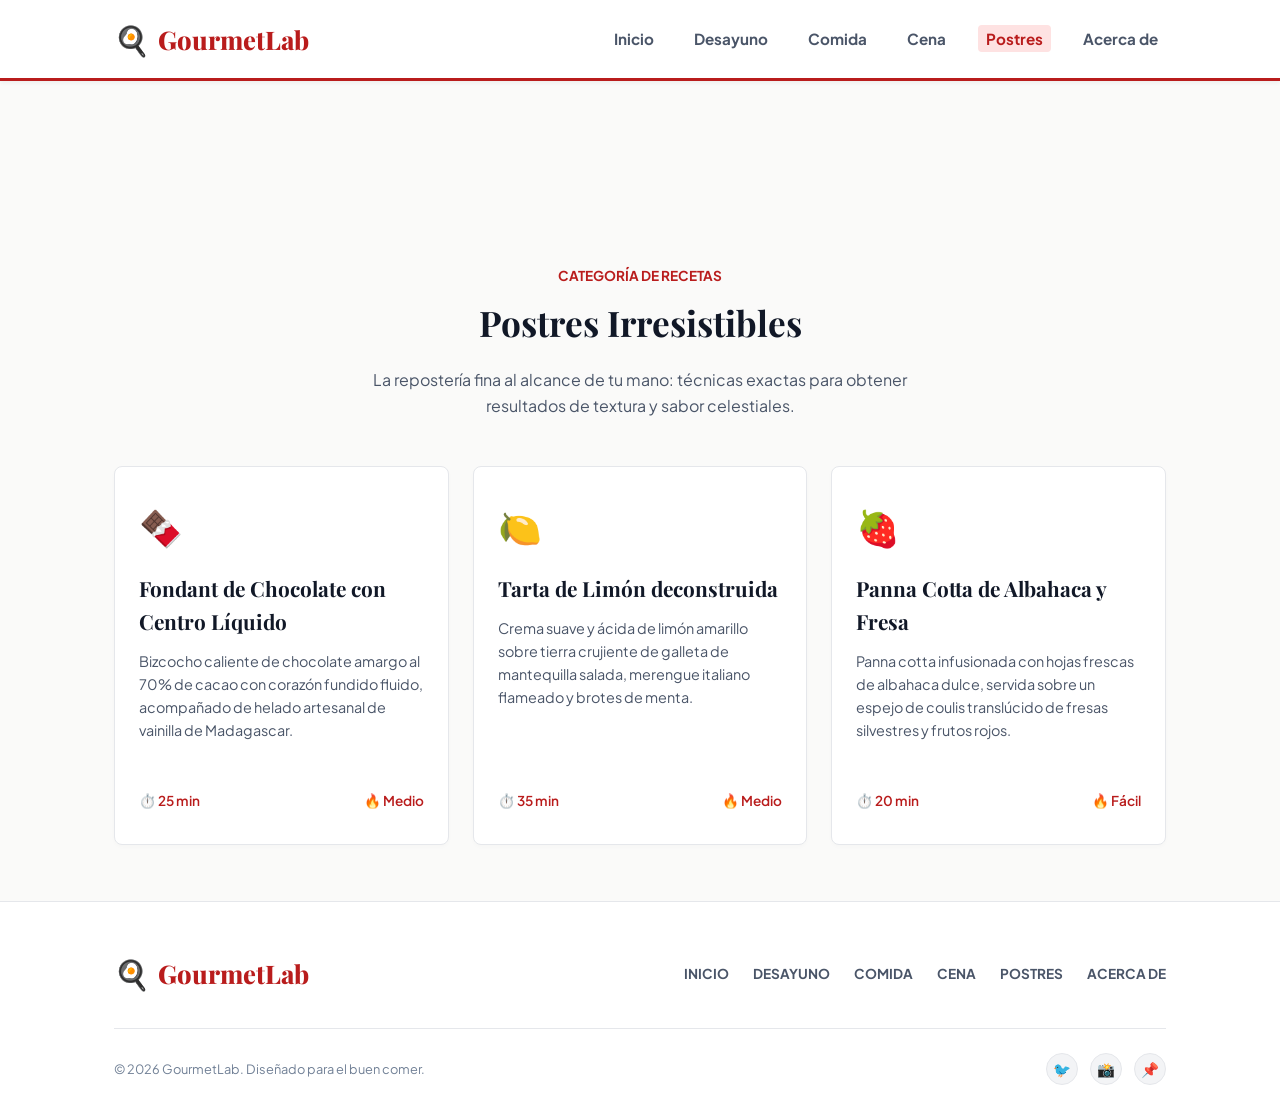
<file: postres.html>
<!DOCTYPE html>
<html lang="es">
<head>
  <meta charset="UTF-8">
  <meta name="viewport" content="width=device-width, initial-scale=1.0">
  
  
  <!-- Fuentes -->
  <link rel="preconnect" href="https://fonts.googleapis.com">
  <link rel="preconnect" href="https://fonts.gstatic.com" crossorigin>
  <link href="https://fonts.googleapis.com/css2?family=Plus+Jakarta+Sans:ital,wght@0,300;0,400;0,500;0,600;0,700;0,800;1,400;1,600&family=Playfair+Display:ital,wght@0,400;0,600;0,700;0,800;1,400&display=swap" rel="stylesheet">
  
  <!-- Hojas de estilo -->
  <link rel="stylesheet" href="style.css">
</head>
<body>

  <!-- ENCABEZADO Y NAVEGACIÓN -->
  <header class="header" id="header">
    <div class="container nav-container">
      <a href="index.html" class="logo" id="nav-logo" aria-label="GourmetLab Home">
        <span class="logo-icon" aria-hidden="true">🍳</span>
        <span>GourmetLab</span>
      </a>
      
      <!-- Enlaces de navegación principal para secciones de cocina -->
      <nav aria-label="Categorías de Recetas">
        <ul class="nav-menu" id="nav-menu">
          <li><a href="index.html" class="nav-link" id="link-inicio">Inicio</a></li>
          <li><a href="desayuno.html" class="nav-link" id="link-desayuno">Desayuno</a></li>
          <li><a href="comida.html" class="nav-link" id="link-comida">Comida</a></li>
          <li><a href="cena.html" class="nav-link" id="link-cena">Cena</a></li>
          <li><a href="postres.html" class="nav-link active" id="link-postres">Postres</a></li>
          <li><a href="acerca.html" class="nav-link" id="link-acerca">Acerca de</a></li>
        </ul>
      </nav>
    </div>
  </header>

  <main style="padding-top: 8rem;">
    <!-- SECCIÓN POSTRES -->
    <section class="section" id="postres">
      <div class="container">
        <div class="section-header">
          <span class="section-subtitle">Categoría de Recetas</span>
          <h1 class="section-title" style="font-family: 'Playfair Display', serif;">Postres Irresistibles</h1>
          <p style="color: var(--text-secondary); margin-top: 1rem;">La repostería fina al alcance de tu mano: técnicas exactas para obtener resultados de textura y sabor celestiales.</p>
        </div>
        
        <div class="features-grid">
          <!-- Receta 1 -->
          <article class="feature-card" id="recipe-postre-1">
            <div class="feature-icon-wrapper" aria-hidden="true">🍫</div>
            <h3 class="feature-title">Fondant de Chocolate con Centro Líquido</h3>
            <p class="feature-desc">Bizcocho caliente de chocolate amargo al 70% de cacao con corazón fundido fluido, acompañado de helado artesanal de vainilla de Madagascar.</p>
            <div style="margin-top: 1.5rem; display: flex; justify-content: space-between; font-size: 0.85rem; color: var(--accent-primary); font-weight: 600;">
              <span>⏱️ 25 min</span>
              <span>🔥 Medio</span>
            </div>
          </article>
          
          <!-- Receta 2 -->
          <article class="feature-card" id="recipe-postre-2">
            <div class="feature-icon-wrapper" aria-hidden="true">🍋</div>
            <h3 class="feature-title">Tarta de Limón deconstruida</h3>
            <p class="feature-desc">Crema suave y ácida de limón amarillo sobre tierra crujiente de galleta de mantequilla salada, merengue italiano flameado y brotes de menta.</p>
            <div style="margin-top: 1.5rem; display: flex; justify-content: space-between; font-size: 0.85rem; color: var(--accent-primary); font-weight: 600;">
              <span>⏱️ 35 min</span>
              <span>🔥 Medio</span>
            </div>
          </article>
          
          <!-- Receta 3 -->
          <article class="feature-card" id="recipe-postre-3">
            <div class="feature-icon-wrapper" aria-hidden="true">🍓</div>
            <h3 class="feature-title">Panna Cotta de Albahaca y Fresa</h3>
            <p class="feature-desc">Panna cotta infusionada con hojas frescas de albahaca dulce, servida sobre un espejo de coulis translúcido de fresas silvestres y frutos rojos.</p>
            <div style="margin-top: 1.5rem; display: flex; justify-content: space-between; font-size: 0.85rem; color: var(--accent-primary); font-weight: 600;">
              <span>⏱️ 20 min</span>
              <span>🔥 Fácil</span>
            </div>
          </article>
        </div>
      </div>
    </section>
  </main>

  <!-- PIE DE PÁGINA -->
  <footer class="footer">
    <div class="container">
      <div class="footer-content">
        <a href="index.html" class="logo" id="footer-logo" aria-label="GourmetLab Home">
          <span class="logo-icon" aria-hidden="true">🍳</span>
          <span>GourmetLab</span>
        </a>
        <ul class="footer-nav">
          <li><a href="index.html" class="footer-link">Inicio</a></li>
          <li><a href="desayuno.html" class="footer-link">Desayuno</a></li>
          <li><a href="comida.html" class="footer-link">Comida</a></li>
          <li><a href="cena.html" class="footer-link">Cena</a></li>
          <li><a href="postres.html" class="footer-link">Postres</a></li>
          <li><a href="acerca.html" class="footer-link">Acerca de</a></li>
        </ul>
      </div>
      
      <div class="footer-bottom">
        <p>&copy; 2026 GourmetLab. Diseñado para el buen comer.</p>
        <div class="social-links">
          <a href="#" class="social-icon" aria-label="Twitter">🐦</a>
          <a href="#" class="social-icon" aria-label="Instagram">📸</a>
          <a href="#" class="social-icon" aria-label="Pinterest">📌</a>
        </div>
      </div>
    </div>
  </footer>

</body>
</html>
</file>
<file: style.css>
/* ==========================================================================
   GOURMETLAB - HOJA DE ESTILOS
   ========================================================================== */

:root {
  /* Paleta de colores */
  --bg-primary: #fafaf9;       /* Gris cálido claro / fondo de papel */
  --bg-secondary: #f3f3f0;     /* Gris cálido ligeramente más oscuro para secciones */
  --text-primary: #2d3748;     /* Gris oscuro para legibilidad */
  --text-secondary: #4a5568;   /* Gris medio para descripciones */
  --text-muted: #718096;       /* Gris claro */
  
  --accent-primary: #b91c1c;    /* Vino tinto / Rojo tomate */
  --accent-secondary: #c2410c;  /* Naranja zanahoria cálido */
  
  /* Diseño y espaciado */
  --section-padding: 3.5rem 1.5rem;
  --transition-smooth: all 0.2s ease-in-out;
}

/* Restablecimiento de estilos base */
*, *::before, *::after {
  box-sizing: border-box;
  margin: 0;
  padding: 0;
}

body {
  font-family: 'Plus Jakarta Sans', Arial, sans-serif;
  background-color: var(--bg-primary);
  color: var(--text-primary);
  line-height: 1.6;
}

a {
  color: inherit;
  text-decoration: none;
  transition: var(--transition-smooth);
}

img {
  max-width: 100%;
  height: auto;
  display: block;
}

/* Utilidades de diseño */
.container {
  max-width: 1100px;
  margin: 0 auto;
  padding: 0 1.5rem;
}

.section {
  padding: var(--section-padding);
}

.gradient-text {
  color: var(--accent-primary);
  font-weight: bold;
}

/* Botones */
.btn {
  display: inline-flex;
  align-items: center;
  justify-content: center;
  padding: 0.6rem 1.5rem;
  border-radius: 6px;
  font-weight: bold;
  font-size: 0.9rem;
  cursor: pointer;
  transition: var(--transition-smooth);
}

.btn-primary {
  background-color: var(--accent-primary);
  color: #ffffff;
  border: 1px solid var(--accent-primary);
}

.btn-primary:hover {
  background-color: #991b1b;
  border-color: #991b1b;
}

.btn-secondary {
  background-color: #ffffff;
  border: 1px solid #d1d5db;
  color: var(--text-primary);
}

.btn-secondary:hover {
  background-color: #f3f4f6;
  border-color: #9ca3af;
}

/* Encabezado y navegación */
.header {
  background-color: #ffffff;
  border-bottom: 3px solid var(--accent-primary);
  padding: 1rem 0;
  box-shadow: 0 2px 4px rgba(0, 0, 0, 0.05);
}

.nav-container {
  display: flex;
  justify-content: space-between;
  align-items: center;
  flex-wrap: wrap;
  gap: 1rem;
}

.logo {
  font-size: 1.6rem;
  font-weight: 800;
  font-family: 'Playfair Display', Georgia, serif;
  color: var(--accent-primary);
  display: flex;
  align-items: center;
  gap: 0.5rem;
}

.logo-icon {
  font-size: 1.8rem;
}

.nav-menu {
  display: flex;
  align-items: center;
  gap: 1.5rem;
  list-style: none;
  flex-wrap: wrap;
}

.nav-link {
  font-weight: bold;
  font-size: 0.95rem;
  color: var(--text-secondary);
  padding: 0.25rem 0.5rem;
  border-radius: 4px;
}

.nav-link:hover {
  color: var(--accent-primary);
  background-color: #fef2f2;
}

.nav-link.active {
  color: var(--accent-primary);
  background-color: #fee2e2;
}

.nav-actions {
  display: flex;
  align-items: center;
  gap: 0.75rem;
}

/* Espaciado del contenido principal para subpáginas */
main {
  min-height: 70vh;
}

/* Sección Hero */
.hero {
  padding: 4rem 1.5rem;
  background-color: #ffffff;
  border-bottom: 1px solid #e5e7eb;
}

.hero-grid {
  display: grid;
  grid-template-columns: 1.2fr 0.8fr;
  gap: 3rem;
  align-items: center;
}

.hero-content {
  display: flex;
  flex-direction: column;
  align-items: flex-start;
}

.hero-tag {
  background-color: #fee2e2;
  color: var(--accent-primary);
  padding: 0.4rem 0.8rem;
  border-radius: 4px;
  font-size: 0.8rem;
  font-weight: bold;
  margin-bottom: 1rem;
  text-transform: uppercase;
}

.hero-title {
  font-size: 2.8rem;
  line-height: 1.2;
  font-weight: 800;
  margin-bottom: 1rem;
  color: #111827;
}

.hero-desc {
  font-size: 1.1rem;
  color: var(--text-secondary);
  margin-bottom: 1.5rem;
  max-width: 550px;
}

.hero-actions {
  display: flex;
  gap: 0.75rem;
}

.hero-visual {
  display: flex;
  justify-content: center;
}

.visual-canvas {
  width: 100%;
  max-width: 380px;
  border: 6px solid #ffffff;
  box-shadow: 0 4px 12px rgba(0, 0, 0, 0.1);
  border-radius: 8px;
  overflow: hidden;
}

.visual-img {
  width: 100%;
  height: auto;
  object-fit: cover;
}

/* Cuadrícula de categorías y tarjetas */
.section-header {
  text-align: center;
  max-width: 600px;
  margin: 0 auto 3rem;
}

.section-subtitle {
  font-size: 0.85rem;
  text-transform: uppercase;
  font-weight: bold;
  color: var(--accent-primary);
  margin-bottom: 0.5rem;
  display: block;
}

.section-title {
  font-size: 2.2rem;
  font-weight: bold;
  color: #111827;
}

.features-grid {
  display: grid;
  grid-template-columns: repeat(auto-fit, minmax(250px, 1fr));
  gap: 1.5rem;
}

.feature-card {
  background-color: #ffffff;
  border: 1px solid #e5e7eb;
  border-radius: 8px;
  padding: 2rem 1.5rem;
  box-shadow: 0 2px 4px rgba(0, 0, 0, 0.02);
  transition: var(--transition-smooth);
  display: flex;
  flex-direction: column;
  justify-content: space-between;
}

.feature-card:hover {
  transform: translateY(-3px);
  border-color: var(--accent-primary);
  box-shadow: 0 4px 10px rgba(0, 0, 0, 0.05);
}

.feature-icon-wrapper {
  font-size: 2.2rem;
  margin-bottom: 1rem;
}

.feature-title {
  font-size: 1.3rem;
  font-family: 'Playfair Display', Georgia, serif;
  font-weight: bold;
  margin-bottom: 0.75rem;
  color: #111827;
}

.feature-desc {
  color: var(--text-secondary);
  font-size: 0.9rem;
  margin-bottom: 1.5rem;
  flex-grow: 1;
}

/* Sección de contacto / boletín */
.contact {
  background-color: var(--bg-secondary);
  border-top: 1px solid #e5e7eb;
}

.contact-grid {
  display: grid;
  grid-template-columns: 1fr 1fr;
  gap: 3rem;
}

.contact-info {
  display: flex;
  flex-direction: column;
  gap: 2rem;
}

.info-item {
  display: flex;
  gap: 1rem;
  align-items: flex-start;
}

.info-icon {
  width: 2.5rem;
  height: 2.5rem;
  border-radius: 50%;
  background-color: #ffffff;
  border: 1px solid #cbd5e1;
  display: flex;
  align-items: center;
  justify-content: center;
  font-size: 1.2rem;
  box-shadow: 0 2px 4px rgba(0,0,0,0.05);
}

.info-details h4 {
  font-size: 1rem;
  font-weight: bold;
  color: #111827;
}

.info-details p {
  color: var(--text-secondary);
  font-size: 0.9rem;
}

.contact-form {
  background-color: #ffffff;
  border: 1px solid #e5e7eb;
  border-radius: 8px;
  padding: 2rem;
  box-shadow: 0 4px 6px rgba(0, 0, 0, 0.05);
  display: flex;
  flex-direction: column;
  gap: 1.25rem;
}

.form-group {
  display: flex;
  flex-direction: column;
  gap: 0.4rem;
}

.form-label {
  font-size: 0.85rem;
  font-weight: bold;
  color: var(--text-secondary);
}

.form-input, .form-textarea {
  background-color: #ffffff;
  border: 1px solid #cbd5e1;
  border-radius: 6px;
  padding: 0.6rem 0.8rem;
  color: var(--text-primary);
  font-size: 0.9rem;
  width: 100%;
  transition: var(--transition-smooth);
}

.form-textarea {
  resize: vertical;
  min-height: 100px;
}

.form-input:focus, .form-textarea:focus {
  outline: none;
  border-color: var(--accent-primary);
  box-shadow: 0 0 0 3px rgba(185, 28, 28, 0.1);
}

/* Estilos de pie de página */
.footer {
  background-color: #ffffff;
  border-top: 1px solid #e5e7eb;
  padding: 3rem 0 1.5rem;
}

.footer-content {
  display: flex;
  justify-content: space-between;
  align-items: center;
  flex-wrap: wrap;
  gap: 1.5rem;
  margin-bottom: 2rem;
}

.footer-nav {
  display: flex;
  gap: 1.5rem;
  list-style: none;
}

.footer-link {
  color: var(--text-secondary);
  font-size: 0.85rem;
  font-weight: bold;
  text-transform: uppercase;
}

.footer-link:hover {
  color: var(--accent-primary);
}

.footer-bottom {
  border-top: 1px solid #e5e7eb;
  padding-top: 1.5rem;
  display: flex;
  justify-content: space-between;
  align-items: center;
  flex-wrap: wrap;
  gap: 1rem;
  color: var(--text-muted);
  font-size: 0.8rem;
}

.social-links {
  display: flex;
  gap: 0.75rem;
}

.social-icon {
  width: 2rem;
  height: 2rem;
  border-radius: 50%;
  background-color: #f3f4f6;
  border: 1px solid #e5e7eb;
  display: flex;
  align-items: center;
  justify-content: center;
  font-size: 0.9rem;
  transition: var(--transition-smooth);
}

.social-icon:hover {
  background-color: var(--accent-primary);
  color: #ffffff;
  border-color: var(--accent-primary);
}

/* Estilos de la sección Acerca de */
.about-grid {
  display: grid;
  grid-template-columns: 1.1fr 0.9fr;
  gap: 3rem;
  align-items: start;
  margin-top: 2rem;
  margin-bottom: 4rem;
}

.about-card {
  background-color: #ffffff;
  border: 1px solid #e5e7eb;
  border-radius: 8px;
  padding: 1.5rem;
  margin-bottom: 1rem;
}

.about-card h4 {
  color: #111827;
  font-weight: bold;
}

.about-card-tag {
  color: var(--text-muted);
  font-size: 0.85rem;
  text-transform: uppercase;
  margin-bottom: 0.5rem;
}

.about-card-desc {
  color: var(--text-secondary);
  font-size: 0.9rem;
}

.about-specs {
  background-color: var(--bg-secondary);
  border: 1px solid #cbd5e1;
  border-radius: 8px;
  padding: 2rem;
  text-align: center;
}

.about-specs p {
  color: var(--text-secondary);
  max-width: 800px;
  margin: 0 auto 1rem;
  font-size: 0.95rem;
}

.about-specs-meta {
  display: flex;
  justify-content: center;
  gap: 2rem;
  font-size: 0.85rem;
  color: var(--text-muted);
  font-weight: bold;
  flex-wrap: wrap;
}

/* Ajustes responsivos */
@media (max-width: 768px) {
  .hero-grid {
    grid-template-columns: 1fr;
    gap: 2rem;
    text-align: center;
  }
  .hero-content {
    align-items: center;
  }
  .contact-grid {
    grid-template-columns: 1fr;
    gap: 2rem;
  }
  .nav-container {
    flex-direction: column;
    text-align: center;
  }
  .about-grid {
    grid-template-columns: 1fr;
    gap: 2rem;
  }
}
</file>
